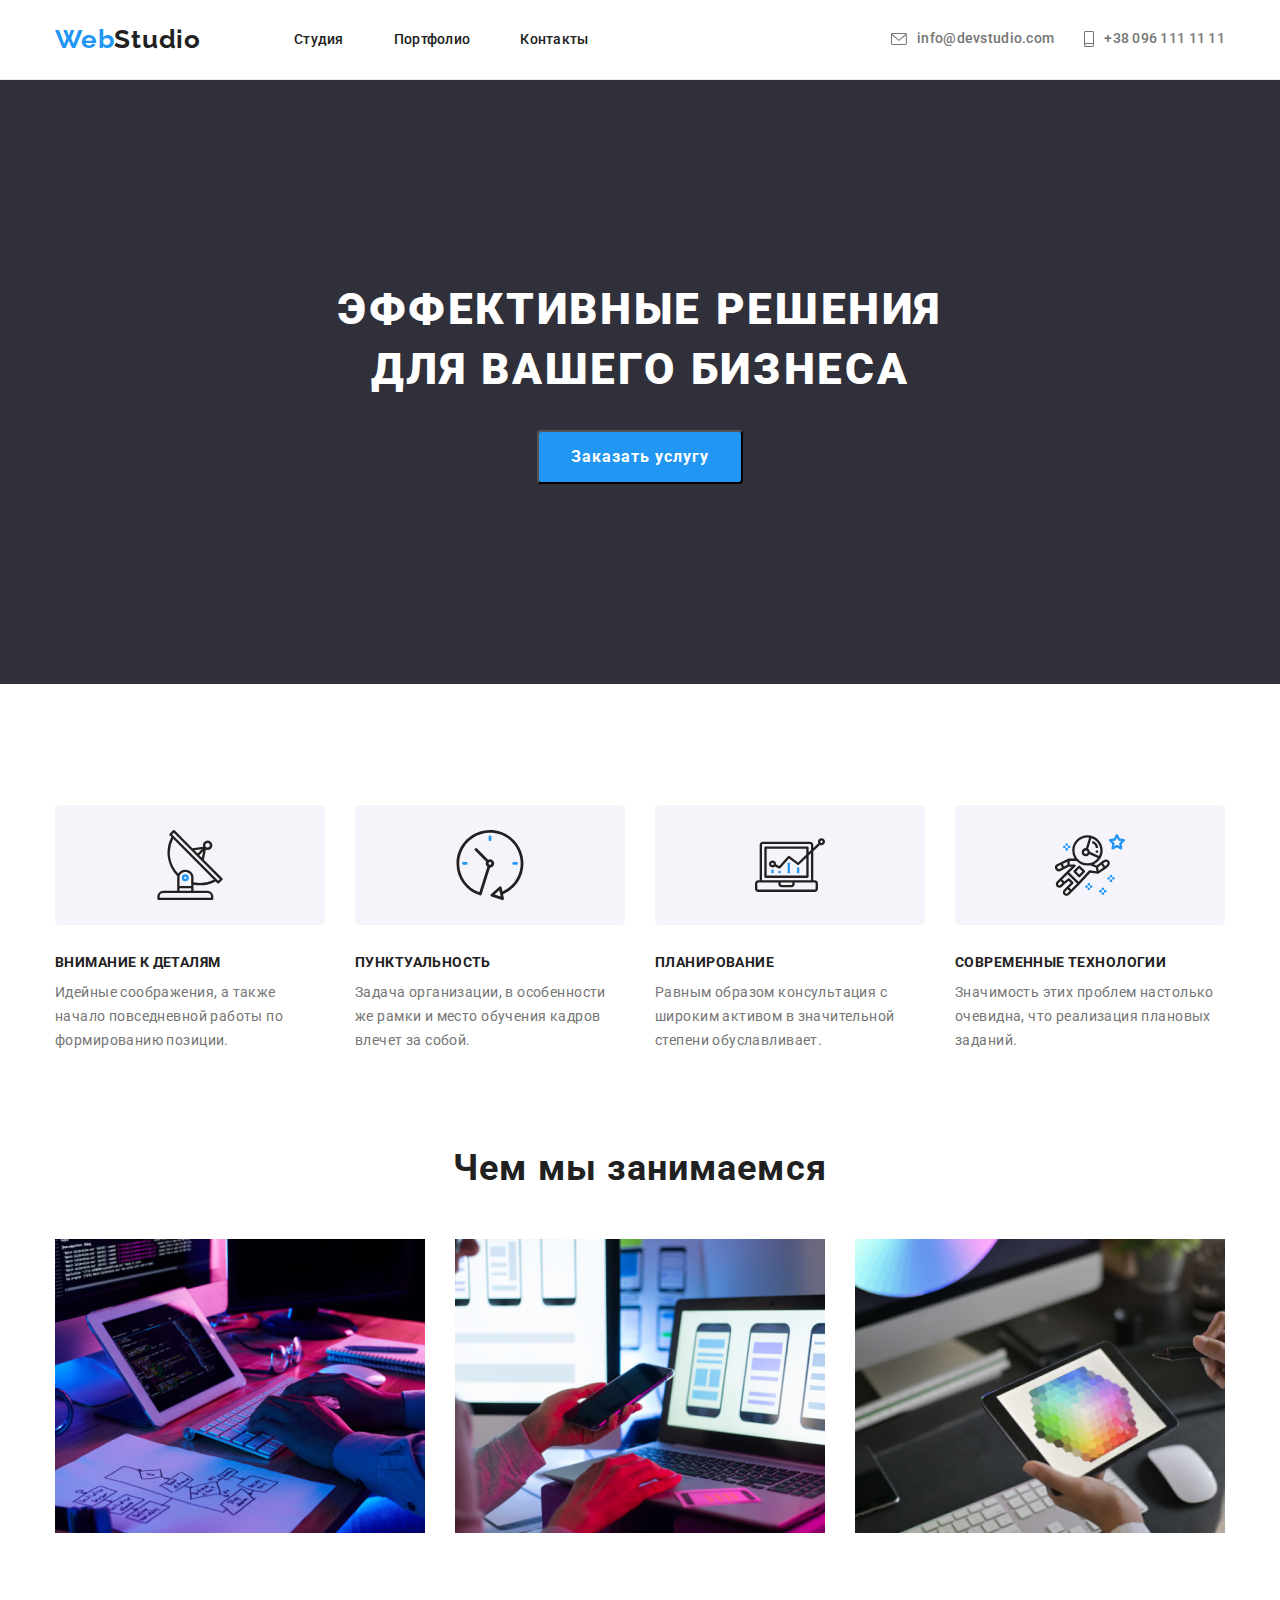
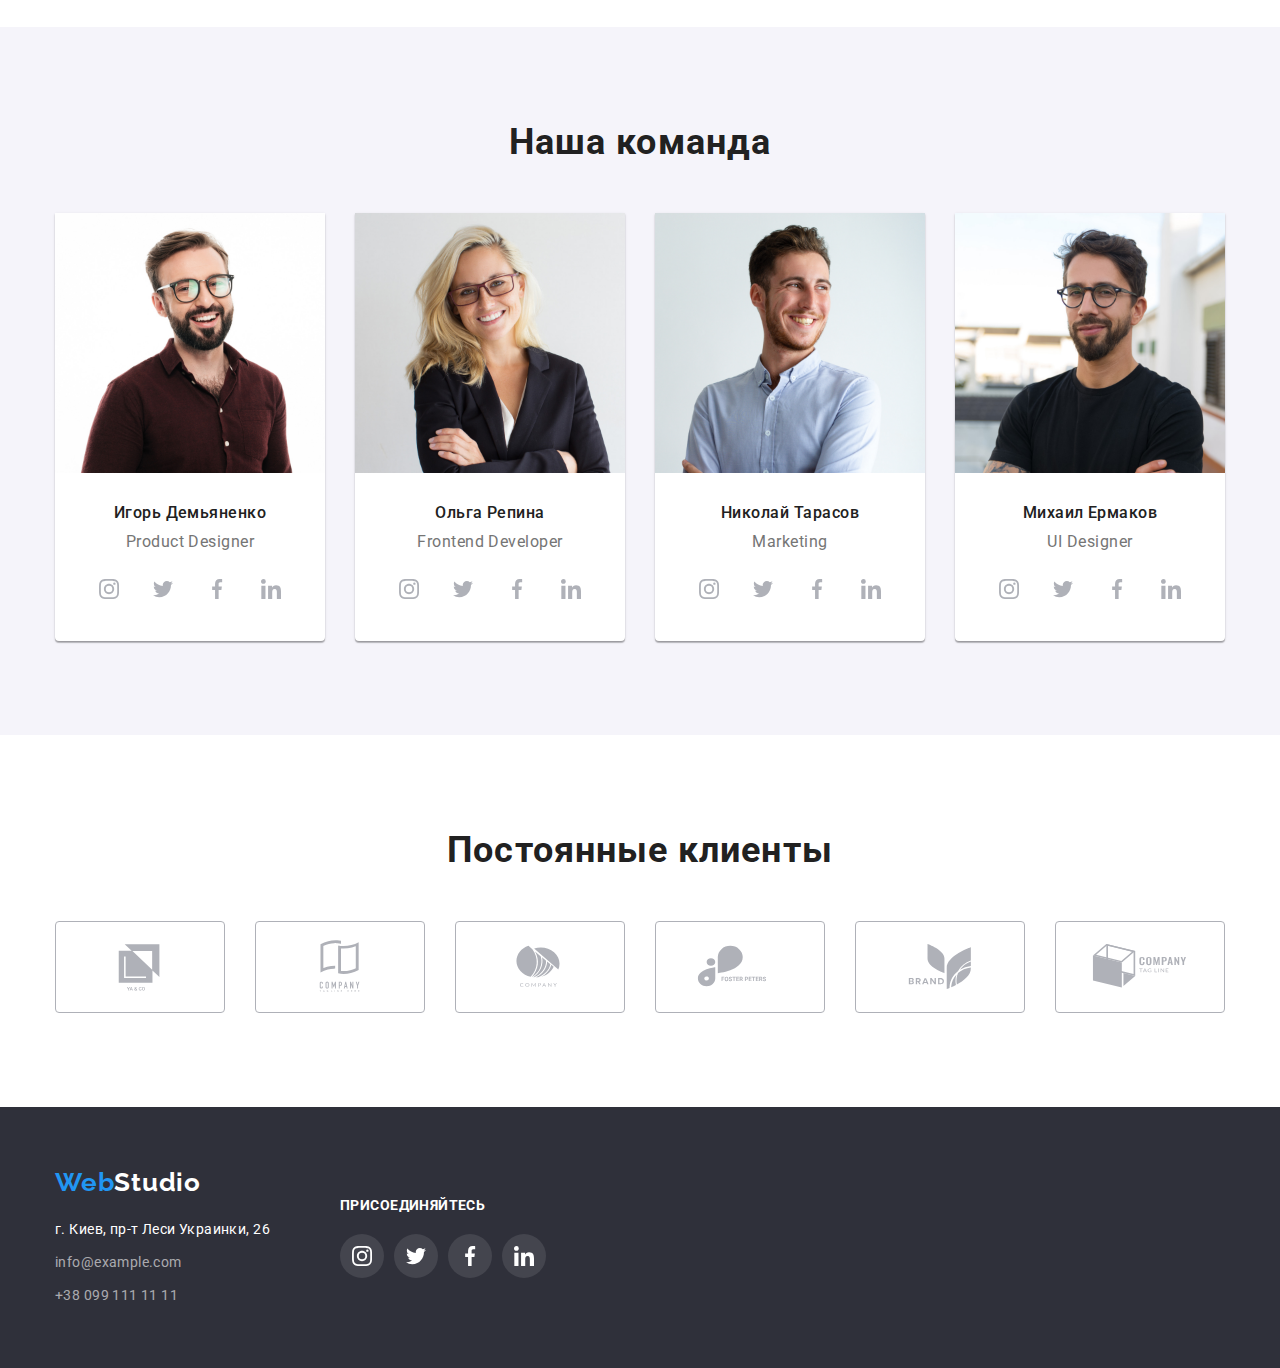
<file: index.html>
<!DOCTYPE html>
<html lang="ru">
<head>
    <meta charset="UTF-8">
    <meta http-equiv="X-UA-Compatible" content="IE=edge">
    <meta name="viewport" content="width=device-width, initial-scale=1.0">    
    <title>Студия</title>
    <link rel="preconnect" href="https://fonts.googleapis.com">
    <link rel="preconnect" href="https://fonts.gstatic.com" crossorigin>
    <link href="https://fonts.googleapis.com/css2?family=Raleway:wght@700&family=Roboto:wght@400;500;700;900&display=swap" rel="stylesheet">
    <link rel="stylesheet" href="https://cdnjs.cloudflare.com/ajax/libs/modern-normalize/1.1.0/modern-normalize.min.css">
    <link rel="stylesheet" href="./css/styles.css">
</head>

<body>
    <!--HEADER  -->
    <header class="header">
        <div class="container">

            <a class="logo-web-hdr" href="">Web<span class="logo-studio-hdr" >Studio</span></a>

            <nav class="hdr-nav" >
                <ul class="hdr-nav-list">
                    <li class="hdr-list-items">
                        <a class="hdr-nav-item" href="./index.html">Студия</a>
                    </li>
                    <li class="hdr-list-items">
                        <a class="hdr-nav-item" href="./portfolio.html">Портфолио</a>
                    </li>
                    <li class="hdr-list-items">
                        <a class="hdr-nav-item" href="">Контакты</a>
                    </li>    
                </ul>
            </nav>

            <div class="hdr-contact">
                <ul class="hdr-contact-list">
                    <li class="hdr-contact-item">
                        <a class="hdr-item-link" href="mailto:info@devstudio.com">
                            <svg class="hdr-icon" width="16" height="12">
                                <use href="./images/icons.svg/header/assy.svg#icon-envelope"></use>
                            </svg>
                            info@devstudio.com
                        </a>
                    </li>
                    <li class="hdr-contact-item">           
                        <a class="hdr-item-link" href="tel:+380961111111">
                            <svg class="hdr-icon" width="10" height="16">
                                <use href="./images/icons.svg/header/assy.svg#icon-smartphone"></use>
                            </svg>
                            +38 096 111 11 11
                        </a>
                    </li>
                </ul>
            </div>
        </div>
    </header>

    <main>
        <!-- секция HERO -->
        <section class="hero">
            <div class="container">           
                <h1 class="hero-title" >Эффективные решения <br>для вашего бизнеса</h1>
                <button class="hero-button" type="button">Заказать услугу</button> 
            </div>
        </section>
        <!-- наши преимущества -->
        <section class="best section">
            <div class="container">
                <h2 class="best-title visually-hidden">Наши преимущества</h2>
                <ul class="best-list">
                    <li class="best-list-item">
                        <div class="best-item-icon">
                            <svg class="best-icon" width="70" height="70">
                                <use href="./images/icons.svg/best-section/assy.svg#icon-antenna"></use>
                            </svg>
                        </div>
                        <h3 class="best-item-title">Внимание к деталям</h3>
                        <p class="best-item-text" >Идейные соображения, а также начало повседневной работы по формированию позиции.</p>
                    </li>
                    <li class="best-list-item">
                        <div class="best-item-icon">
                            <svg class="best-icon" width="70" height="70">
                                <use href="./images/icons.svg/best-section/assy.svg#icon-clock"></use>
                            </svg>
                        </div>
                        <h3 class="best-item-title" >Пунктуальность</h3>
                        <p class="best-item-text" >Задача организации, в особенности же рамки и место обучения кадров влечет за собой.</p>
                    </li>
                    <li class="best-list-item">
                        <div class="best-item-icon">
                            <svg class="best-icon" width="70" height="70">
                                <use href="./images/icons.svg/best-section/assy.svg#icon-diagram"></use>
                            </svg>
                        </div>
                        <h3 class="best-item-title" >Планирование</h3>
                        <p class="best-item-text" >Равным образом консультация с широким активом в значительной степени обуславливает.</p>
                    </li>
                    <li class="best-list-item">
                        <div class="best-item-icon">
                            <svg class="best-icon" width="70" height="70">
                                <use href="./images/icons.svg/best-section/assy.svg#icon-astronaut"></use>
                            </svg>
                        </div>
                        <h3 class="best-item-title" >Современные технологии</h3>
                        <p class="best-item-text" >Значимость этих проблем настолько очевидна, что реализация плановых заданий.</p>
                    </li>
                </ul>
            </div>  
        </section>
        <!-- Чем мы занимаемся -->
        <section class="services section">
            <div class="container">
                <h2 class="sevices-title">Чем мы занимаемся</h2>
                <ul class="services-list">
                    <li class="srvcs-list-item">
                        <img class="srvcs-item-img" src="./images/our-services/img(1).jpg" alt="разработка сайтов" width="370" height="294">
                    </li>
                    <li class="srvcs-list-item">
                        <img class="srvcs-item-img" src="./images/our-services/img(2).jpg" alt="разработка мобильных приложений" width="370" height="294">
                    </li>
                    <li class="srvcs-list-item">
                        <img class="srvcs-item-img" src="./images/our-services/img(3).jpg" alt="разработка дизайна" width="370" height="294">
                    </li>
                </ul>
            </div>               
        </section>
        <!-- Наша команда -->
        <section class="team section">
            <div class="container">
                <h2 class="team-title" >Наша команда</h2>
                <ul class="team-list" >
                    <li class="team-list-item">
                        <img class="team-item-img" src="./images/our-team/img(1).jpg" alt="Игорь Демьяненко Product Designer" width="270" height="260">                        
                        <div class="team-subitem">
                            <h3 class="team-item-title">Игорь Демьяненко</h3>
                            <p class="team-item-text">Product Designer</p>
                            <ul class="team-list-icon">
                                <li class="team-item-icon">
                                    <a class="team-social-links" href="">
                                        <svg class="team-link-icon" width="20" height="20">
                                            <use href="./images/icons.svg/social-links/assy.svg#icon-instagram"></use>
                                        </svg>
                                    </a>
                                </li>
                                <li class="team-item-icon">
                                    <a class="team-social-links" href="">
                                        <svg class="team-link-icon" width="20" height="20">
                                            <use href="./images/icons.svg/social-links/assy.svg#icon-twitter"></use>
                                        </svg>
                                    </a>
                                </li>
                                <li class="team-item-icon">
                                    <a class="team-social-links" href="">
                                        <svg class="team-link-icon" width="20" height="20">
                                            <use href="./images/icons.svg/social-links/assy.svg#icon-facebook"></use>
                                        </svg>
                                    </a>
                                </li>
                                <li class="team-item-icon">
                                    <a class="team-social-links" href="">
                                        <svg class="team-link-icon" width="20" height="20">
                                            <use href="./images/icons.svg/social-links/assy.svg#icon-linkedin"></use>
                                        </svg>
                                    </a>
                                </li>
                            </ul>
                        </div>    
                    </li>
                    <li class="team-list-item">
                        <img class="team-item-img" src="./images/our-team/img(2).jpg" alt="Ольга Репина Frontend Developer" width="270" height="260">
                        <div class="team-subitem">
                            <h3 class="team-item-title">Ольга Репина</h3>
                            <p class="team-item-text">Frontend Developer</p>
                            <ul class="team-list-icon">
                                <li class="team-item-icon">
                                    <a class="team-social-links" href="">
                                        <svg class="team-link-icon" width="20" height="20">
                                            <use href="./images/icons.svg/social-links/assy.svg#icon-instagram"></use>
                                        </svg>
                                    </a>
                                </li>
                                <li class="team-item-icon">
                                    <a class="team-social-links" href="">
                                        <svg class="team-link-icon" width="20" height="20">
                                            <use href="./images/icons.svg/social-links/assy.svg#icon-twitter"></use>
                                        </svg>
                                    </a>
                                </li>
                                <li class="team-item-icon">
                                    <a class="team-social-links" href="">
                                        <svg class="team-link-icon" width="20" height="20">
                                            <use href="./images/icons.svg/social-links/assy.svg#icon-facebook"></use>
                                        </svg>
                                    </a>
                                </li>
                                <li class="team-item-icon">
                                    <a class="team-social-links" href="">
                                        <svg class="team-link-icon" width="20" height="20">
                                            <use href="./images/icons.svg/social-links/assy.svg#icon-linkedin"></use>
                                        </svg>
                                    </a>
                                </li>
                            </ul>
                        </div>    
                    </li>
                    <li class="team-list-item">
                        <img class="team-item-img" src="./images/our-team/img(3).jpg" alt="Николай Тарасов Marketing" width="270" height="260">
                        <div class="team-subitem">
                            <h3 class="team-item-title">Николай Тарасов</h3>
                            <p class="team-item-text">Marketing</p>
                            <ul class="team-list-icon">
                                <li class="team-item-icon">
                                    <a class="team-social-links" href="">
                                        <svg class="team-link-icon" width="20" height="20">
                                            <use href="./images/icons.svg/social-links/assy.svg#icon-instagram"></use>
                                        </svg>
                                    </a>
                                </li>
                                <li class="team-item-icon">
                                    <a class="team-social-links" href="">
                                        <svg class="team-link-icon" width="20" height="20">
                                            <use href="./images/icons.svg/social-links/assy.svg#icon-twitter"></use>
                                        </svg>
                                    </a>
                                </li>
                                <li class="team-item-icon">
                                    <a class="team-social-links" href="">
                                        <svg class="team-link-icon" width="20" height="20">
                                            <use href="./images/icons.svg/social-links/assy.svg#icon-facebook"></use>
                                        </svg>
                                    </a>
                                </li>
                                <li class="team-item-icon">
                                    <a class="team-social-links" href="">
                                        <svg class="team-link-icon" width="20" height="20">
                                            <use href="./images/icons.svg/social-links/assy.svg#icon-linkedin"></use>
                                        </svg>
                                    </a>
                                </li>
                            </ul>
                        </div>    
                    </li>
                    <li class="team-list-item">
                        <img class="team-item-img" src="./images/our-team/img(4).jpg" alt="Михаил Ермаков UI Designer" width="270" height="260">
                        <div class="team-subitem">
                            <h3 class="team-item-title">Михаил Ермаков</h3>
                            <p class="team-item-text">UI Designer</p>
                            <ul class="team-list-icon">
                                <li class="team-item-icon">
                                    <a class="team-social-links" href="">
                                        <svg class="team-link-icon" width="20" height="20">
                                            <use href="./images/icons.svg/social-links/assy.svg#icon-instagram"></use>
                                        </svg>
                                    </a>
                                </li>
                                <li class="team-item-icon">
                                    <a class="team-social-links" href="">
                                        <svg class="team-link-icon" width="20" height="20">
                                            <use href="./images/icons.svg/social-links/assy.svg#icon-twitter"></use>
                                        </svg>
                                    </a>
                                </li>
                                <li class="team-item-icon">
                                    <a class="team-social-links" href="">
                                        <svg class="team-link-icon" width="20" height="20">
                                            <use href="./images/icons.svg/social-links/assy.svg#icon-facebook"></use>
                                        </svg>
                                    </a>
                                </li>
                                <li class="team-item-icon">
                                    <a class="team-social-links" href="">
                                        <svg class="team-link-icon" width="20" height="20">
                                            <use href="./images/icons.svg/social-links/assy.svg#icon-linkedin"></use>
                                        </svg>
                                    </a>
                                </li>
                            </ul>
                        </div>    
                    </li>
                </ul>
            </div>    
        </section>
        <!-- Постоянные клиенты -->
        <section class="customer section">
            <div class="container">
                <h2 class="customer-title">Постоянные клиенты</h2>
                <ul class="customer-list">
                    <li class="customer-list-item">
                        <a class="customer-item-link" href="">
                            <svg class="customer-link-icon" width="106" height="60">
                                <use href="./images/icons.svg/customers/assy.svg#icon-Logo"></use>
                            </svg>
                        </a>
                    </li>
                    <li class="customer-list-item">
                        <a class="customer-item-link" href="">
                            <svg class="customer-link-icon" width="106" height="60">
                                <use href="./images/icons.svg/customers/assy.svg#icon-Logo1"></use>
                            </svg>
                        </a>
                    </li>
                    <li class="customer-list-item">
                        <a class="customer-item-link" href="">
                            <svg class="customer-link-icon" width="106" height="60">
                                <use href="./images/icons.svg/customers/assy.svg#icon-Logo2"></use>
                            </svg>
                        </a>
                    </li>
                    <li class="customer-list-item">
                        <a class="customer-item-link" href="">
                            <svg class="customer-link-icon" width="106" height="60">
                                <use href="./images/icons.svg/customers/assy.svg#icon-Logo3"></use>
                            </svg>
                        </a>
                    </li>
                    <li class="customer-list-item">
                        <a class="customer-item-link" href="">
                            <svg class="customer-link-icon" width="106" height="60">
                                <use href="./images/icons.svg/customers/assy.svg#icon-Logo4"></use>
                            </svg>
                        </a>
                    </li>
                    <li class="customer-list-item">
                        <a class="customer-item-link" href="">
                            <svg class="customer-link-icon" width="106" height="60">
                                <use href="./images/icons.svg/customers/assy.svg#icon-Logo5"></use>
                            </svg>
                        </a>
                    </li>
                </ul>

            </div>

        </section>
    </main>

    <!-- FOOTER -->
    <footer class="footer">
        <div class="container">
            <address class="footer-address">
                <a class="logo-web-ftr" href="">Web<span class="logo-studio-ftr">Studio</span></a>
                <ul class="ftr-address-links">
                    <li class="ftr-address-item">
                        <a class="ftr-item-map" href="https://goo.gl/maps/c1n4icCPhH8XGdS66" target="_blank" rel="noreferrer   noopener">г. Киев, пр-т Леси Украинки, 26</a>
                    </li>
                    <li class="ftr-address-item">
                        <a class="ftr-item-contact" href="maito:info@example.com">info@example.com</a>
                    </li>
                    <li class="ftr-address-item">
                        <a class="ftr-item-contact" href="tel:+380991111111">+38 099 111 11 11</a>
                    </li>
                </ul>
            </address>
            <div class="footer-join">
                <h3 class="ftr-join-title">присоединяйтесь</h3>
                <ul class="ftr-join-list">
                    <li class="ftr-list-item">
                        <a class="ftr-item-link" href="">
                            <svg class="ftr-link-icon" width="20" height="20" >
                                <use href="./images/icons.svg/social-links/assy.svg#icon-instagram" ></use>
                            </svg>
                        </a>
                    </li>
                    <li class="ftr-list-item">
                        <a class="ftr-item-link" href="">
                            <svg class="ftr-link-icon" width="20" height="20" >
                                <use href="./images/icons.svg/social-links/assy.svg#icon-twitter" ></use>
                            </svg>
                        </a>
                    </li>
                    <li class="ftr-list-item">
                        <a class="ftr-item-link" href="">
                            <svg class="ftr-link-icon" width="20" height="20" >
                                <use href="./images/icons.svg/social-links/assy.svg#icon-facebook" ></use>
                            </svg>
                        </a>
                    </li>
                    <li class="ftr-list-item">
                        <a class="ftr-item-link" href="">
                            <svg class="ftr-link-icon" width="20" height="20" >
                                <use href="./images/icons.svg/social-links/assy.svg#icon-linkedin" ></use>
                            </svg>
                        </a>
                    </li>
                </ul>
            </div>
        </div>    
    </footer> 

</body>
</html>
</file>
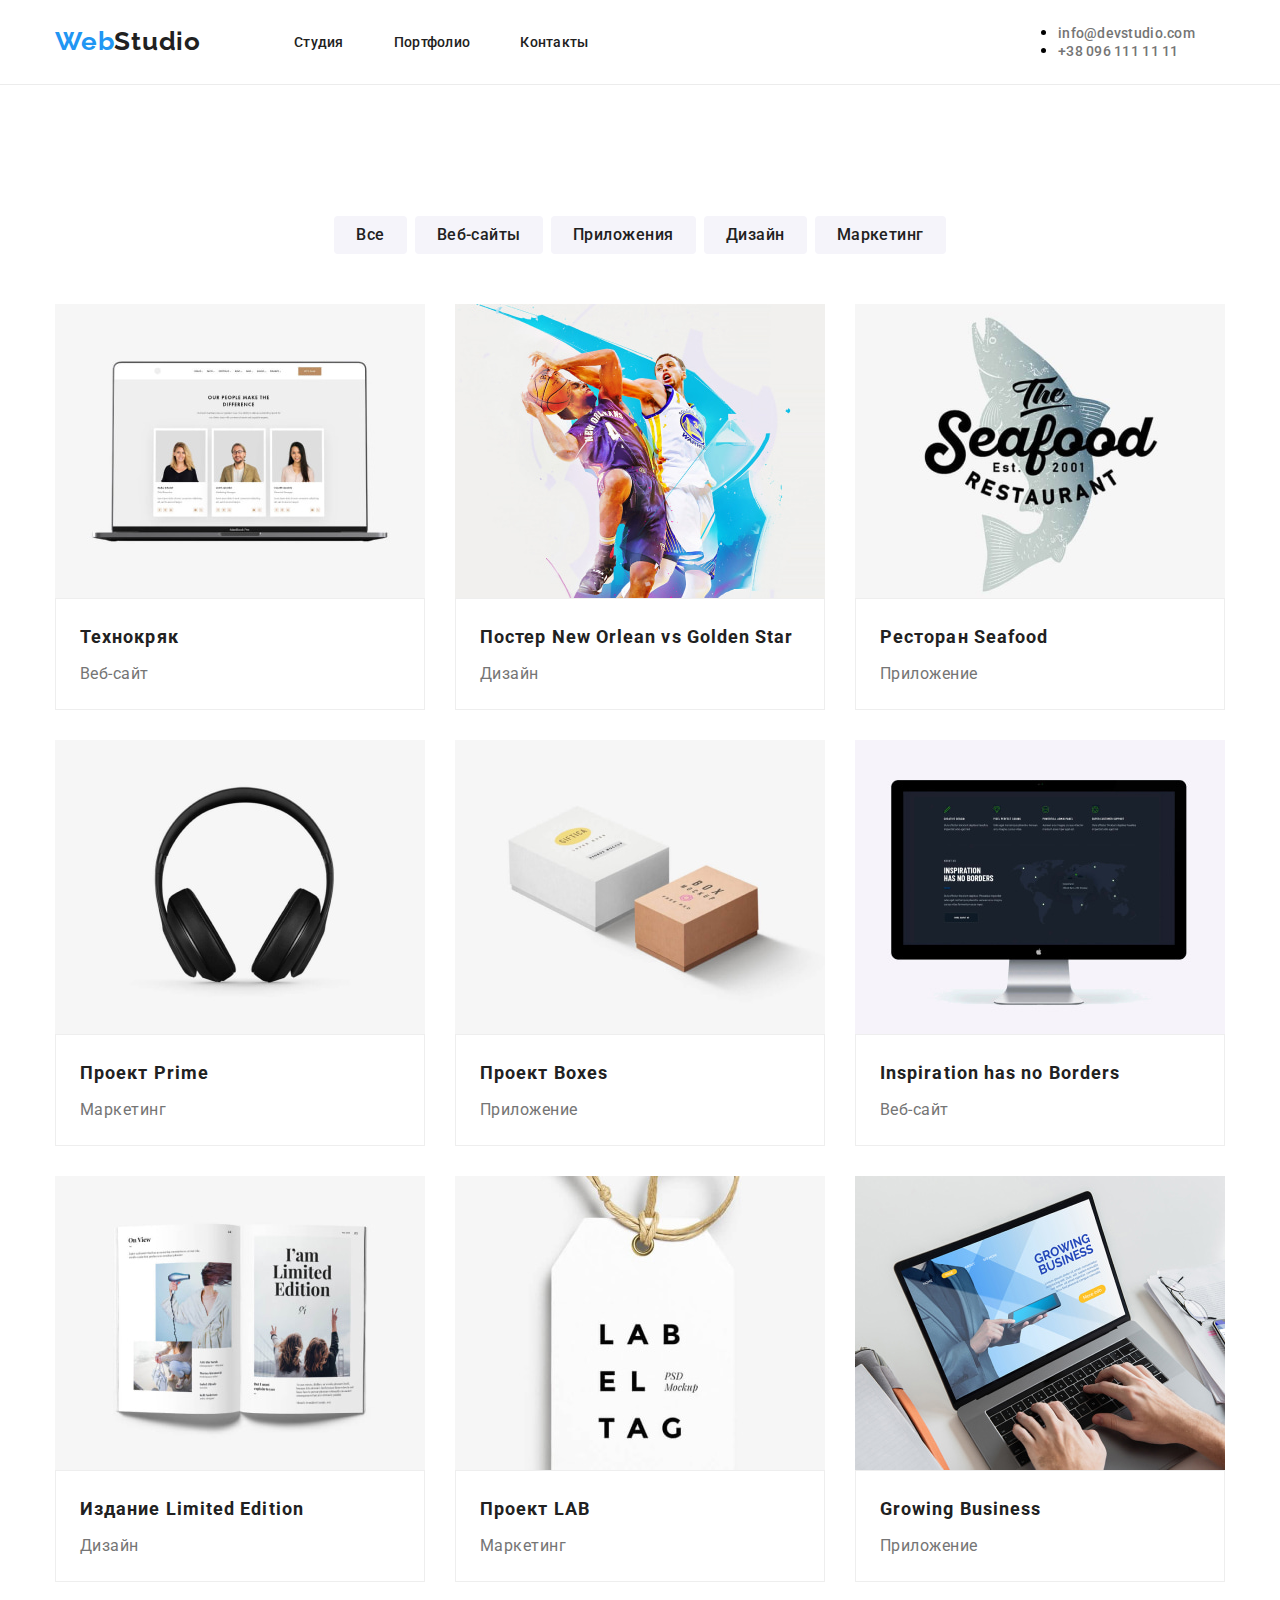
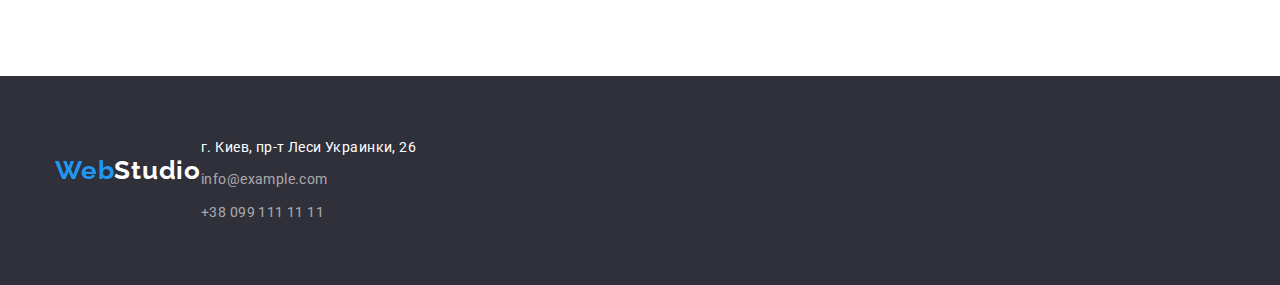
<file: portfolio.html>
<!DOCTYPE html>
<html lang="ru">
<head>
    <meta charset="UTF-8">
    <meta http-equiv="X-UA-Compatible" content="IE=edge">
    <meta name="viewport" content="width=device-width, initial-scale=1.0">    
    <title>Portfolio</title>
    <link rel="preconnect" href="https://fonts.googleapis.com">
    <link rel="preconnect" href="https://fonts.gstatic.com" crossorigin>
    <link href="https://fonts.googleapis.com/css2?family=Raleway:wght@700&family=Roboto:wght@400;500;700;900&display=swap" rel="stylesheet">
    <link rel="stylesheet" href="https://cdnjs.cloudflare.com/ajax/libs/modern-normalize/1.1.0/modern-normalize.min.css">
    <link rel="stylesheet" href="./css/styles.css">
</head>

<body>    
    <!--HEADER  -->
    <header class="header">
        <div class="container">
            <a class="logo-web-hdr" href="">Web<span class="logo-studio-hdr">Studio</span></a>
            <nav class="hdr-nav">
                <ul class="hdr-nav-list">
                    <li class="hdr-list-items">
                        <a class="hdr-nav-item" href="./index.html">Студия</a>
                    </li>
                    <li class="hdr-list-items">
                        <a class="hdr-nav-item" href="./portfolio.html">Портфолио</a>
                    </li>
                    <li class="hdr-list-items">
                        <a class="hdr-nav-item" href="">Контакты</a>
                    </li>
                </ul>
            </nav>
            <ul class="hdr-contact">
                <li class="hdr-contact-item">
                    <a class="hdr-item-link" href="mailto:info@devstudio.com">info@devstudio.com</a>
                </li>
                <li class="hdr-contact-item">
                    <a class="hdr-item-link" href="tel:+380961111111">+38 096 111 11 11</a>
                </li>
            </ul>
        </div>
    </header>
    
    <main>
        <!-- главная секция -->
        <section class="portfolio section">
            <div class="container">
                <h1 class="portfolio-title">Портфолио</h1>
                <ul class="portfolio-buttons-list">
                    <li 
                    class="prtfl-list-botton"><button class="prtfl-button-item" type="button">Все</button>
                    </li>
                    <li 
                    class="prtfl-list-botton"><button class="prtfl-button-item" type="button">Веб-сайты</button>
                    </li>
                    <li 
                    class="prtfl-list-botton"><button class="prtfl-button-item" type="button">Приложения</button>
                    </li>
                    <li 
                    class="prtfl-list-botton"><button class="prtfl-button-item" type="button">Дизайн</button>
                    </li>
                    <li 
                    class="prtfl-list-botton"><button class="prtfl-button-item" type="button">Маркетинг</button>
                    </li>
                </ul>
                <ul class="portfolio-list">
                    <li class="portfolio-items">
                        <img class="prtfl-item-img" src="./images/portfolio/Технокряк.jpg" alt="Технокряк" width="370" height="294">
                        <div class="prtfl-subitem">
                            <h2 class="prtfl-item-title">Технокряк</h2>
                            <p class="prtfl-item-text">Веб-сайт</p>
                        </div>    
                    </li>
                    <li class="portfolio-items">
                        <img class="prtfl-item-img" src="./images/portfolio/Постер-New-Orlean-vs-Golden-Star.jpg" alt="New-Orlean-vs-Golden-Star" width="370" height="294">
                        <div class="prtfl-subitem">
                            <h2 class="prtfl-item-title">Постер New Orlean vs Golden Star</h2>
                            <p class="prtfl-item-text">Дизайн</p>
                        </div>    
                    </li>
                    <li class="portfolio-items">
                        <img class="prtfl-item-img" src="./images/portfolio/Ресторан-Seafood.jpg" alt="Ресторан-Seafood" width="370" height="294">
                        <div class="prtfl-subitem">
                            <h2 class="prtfl-item-title">Ресторан Seafood</h2>
                            <p class="prtfl-item-text">Приложение</p>
                        </div>    
                    </li>
                    <li class="portfolio-items">
                        <img class="prtfl-item-img" src="./images/portfolio/Проект-Prime.jpg" alt="Проект-Prime" width="370" height="294">
                        <div class="prtfl-subitem">
                            <h2 class="prtfl-item-title">Проект Prime</h2>
                            <p class="prtfl-item-text">Маркетинг</p>
                        </div>    
                    </li>
                    <li class="portfolio-items">
                        <img class="prtfl-item-img" src="./images/portfolio/Проект-Boxes.jpg" alt="Проект-Boxes" width="370" height="294">
                        <div class="prtfl-subitem">
                            <h2 class="prtfl-item-title">Проект Boxes</h2>
                            <p class="prtfl-item-text">Приложение</p>
                        </div>    
                    </li>
                    <li class="portfolio-items">
                        <img class="prtfl-item-img" src="./images/portfolio/Inspiration-has-no-Borders.jpg" alt="Inspiration-has-no-Borders" width="370" height="294">
                        <div class="prtfl-subitem">
                            <h2 class="prtfl-item-title">Inspiration has no Borders</h2>
                            <p class="prtfl-item-text">Веб-сайт</p>
                        </div>    
                    </li>
                    <li class="portfolio-items">
                        <img class="prtfl-item-img" src="./images/portfolio/Издание-Limited-Edition.jpg" alt="Издание-Limited-Edition" width="370" height="294">
                        <div class="prtfl-subitem">
                            <h2 class="prtfl-item-title">Издание Limited Edition</h2>
                            <p class="prtfl-item-text">Дизайн</p>
                        </div>    
                    </li>
                    <li class="portfolio-items">
                        <img class="prtfl-item-img" src="./images/portfolio/Проект-LAB.jpg" alt="Проект-LAB" width="370" height="294">
                        <div class="prtfl-subitem">
                            <h2 class="prtfl-item-title">Проект LAB</h2>
                            <p class="prtfl-item-text">Маркетинг</p>
                        </div>    
                    </li>
                    <li class="portfolio-items">
                        <img class="prtfl-item-img" src="./images/portfolio/Growing-Business.jpg" alt="Growing-Business" width="370" height="294">
                        <div class="prtfl-subitem">
                            <h2 class="prtfl-item-title">Growing Business</h2>
                            <p class="prtfl-item-text">Приложение</p>
                        </div>    
                    </li>
                </ul>
            </div>    
        </section>   
    </main>

    <!-- FOOTER -->
    <footer class="footer">
        <div class="container">
            <a class="logo-web-ftr" href="">Web<span class="logo-studio-ftr">Studio</span></a>
            <address class="footer-address">
                <ul class="ftr-address-links">
                    <li class="ftr-address-item">
                        <a class="ftr-item-map" href="https://goo.gl/maps/c1n4icCPhH8XGdS66" target="_blank"
                            rel="noreferrer   noopener">г. Киев, пр-т Леси Украинки, 26</a>
                    </li>
                    <li class="ftr-address-item">
                        <a class="ftr-item-contact" href="maito:info@example.com">info@example.com</a>
                    </li>
                    <li class="ftr-address-item">
                        <a class="ftr-item-contact" href="tel:+380991111111">+38 099 111 11 11</a>
                    </li>
                </ul>
            </address>
        </div>
    </footer>
</body>
</html>
</file>
<file: css/styles.css>
:root {
  --main-background-color: #e5e5e5;
  --main-black-color: #212121;
  --main-white-color: #ffffff;
  --text-color: #757575;
  --logo-hover-color: #2196f3;
}

body {
  font-family: Roboto, sans-serif;
}
h1,
h2,
h3,
h4,
h5,
h6,
p,
ul {
  margin-top: 0;
  margin-bottom: 0;
  padding-left: 0;
}
.container {
  width: 1200px;
  padding-left: 15px;
  padding-right: 15px;
  margin-left: auto;
  margin-right: auto;
}
.section {
  padding: 94px 0;
}

/* HEADER */
.header {
  border-bottom: 1px solid #ececec;
}
.header .container {
  display: flex;
  align-items: center;
  padding-top: 24px;
  padding-bottom: 24px;
}
/* логотип */

.logo-web-hdr {
  margin-right: 93px;
}
.logo-web-hdr,
.logo-studio-hdr {
  font-family: Raleway, sans-serif;
  font-weight: 700;
  font-size: 26px;
  line-height: 1.19;
  letter-spacing: 0.03em;
  color: var(--logo-hover-color);
  text-decoration: none;
}
.logo-studio-hdr {
  color: var(--main-black-color);
}
.logo-studio-ftr {
  color: var(--main-white-color);
}
/* навигация */

.hdr-nav-list {
  display: flex;
  align-items: center;
  list-style: none;
}
.hdr-list-items {
  margin-right: 50px;
}
.hdr-list-items:last-child {
  margin-right: 0;
}
/* можно сделать одну запись, вместо двух, которые сверху:
.nav-list .items:not(:last-child) {
  margin-right: 50px;
}*/
.hdr-nav-item {
  font-weight: 500;
  font-size: 14px;
  line-height: 1.14;
  letter-spacing: 0.02em;
  color: var(--main-black-color);
  text-decoration: none;
}

.hdr-nav-item:hover,
.hdr-nav-item:focus {
  color: var(--logo-hover-color);
}
/* контакты */

.hdr-contact {
  margin-left: auto;
}
.hdr-contact-list {
  display: flex;
  align-items: center;
  list-style: none;
}
.hdr-contact-item:not(:last-child) {
  margin-right: 30px;
}
.hdr-item-link {
  display: flex;
  align-items: center;

  font-weight: 500;
  font-size: 14px;
  line-height: 1.14;
  letter-spacing: 0.02em;
  color: var(--text-color);
  text-decoration: none;
}
.hdr-item-link:hover,
.hdr-item-link:focus {
  color: var(--logo-hover-color);
}
.hdr-icon {
  margin-right: 10px;
  fill: currentColor;
}

/* MAIN */

/*страница СТУДИЯ */

/* секция HERO */

.hero {
  padding-top: 200px;
  padding-bottom: 200px;

  background-color: #2f303a;
  text-align: center;
}
.hero-title {
  margin-bottom: 30px;

  font-weight: 900;
  font-size: 44px;
  line-height: 1.36;
  text-align: center;
  letter-spacing: 0.06em;
  text-transform: uppercase;
  color: var(--main-white-color);
}
.hero-button {
  padding: 10px 32px;
  min-width: 200px;

  font-weight: 700;
  font-size: 16px;
  line-height: 1.87;
  letter-spacing: 0.06em;
  background-color: var(--logo-hover-color);
  color: var(--main-white-color);
  cursor: pointer;
  border-radius: 4px;
}
.hero-button:hover,
.hero-button:focus {
  background-color: var(--main-white-color);
  color: var(--logo-hover-color);
}
/* секция Наши Преимущества */

.best-title {
  visibility: hidden;
}
.best-list {
  display: flex;
  justify-content: center;

  list-style: none;
}
.best-list-item {
  width: 270px;
}
.best-list-item:not(:last-child) {
  margin-right: 30px;
}
.best-item-icon {
  display: flex;
  justify-content: center;
  align-items: center;
  margin-bottom: 30px;
  width: 270px;
  height: 120px;

  background-color: #f5f4fa;
  border-radius: 4px;
}
.best-icon {
  display: block;
}

.best-item-title {
  margin-bottom: 10px;

  font-weight: 700;
  font-size: 14px;
  line-height: 1.14;
  letter-spacing: 0.03em;
  text-transform: uppercase;
  color: var(--main-black-color);
}
.best-item-text {
  font-weight: 400;
  font-size: 14px;
  line-height: 1.71;
  letter-spacing: 0.03em;
  color: var(--text-color);
}
/* секция Чем Мы Занимаемся */

.services {
  padding-top: 0;
}
.sevices-title,
.team-title {
  margin-bottom: 50px;

  font-weight: 700;
  font-size: 36px;
  line-height: 1.17;
  text-align: center;
  letter-spacing: 0.03em;
  color: var(--main-black-color);
}
.services-list {
  display: flex;

  list-style: none;
}
.srvcs-list-item:not(:last-child) {
  margin-right: 30px;
}
.srvcs-item-img {
  display: block;
  max-width: 100%;
  height: auto;
}
/* секция Наша Команда */

.team {
  background-color: #f5f4fa;
}
.team-list {
  display: flex;

  list-style: none;
}
.team-list-item {
  background: var(--main-white-color);
  box-shadow: 0px 1px 3px rgba(0, 0, 0, 0.12), 0px 1px 1px rgba(0, 0, 0, 0.14),
    0px 2px 1px rgba(0, 0, 0, 0.2);
  border-radius: 0px 0px 4px 4px;
}
.team-list-item:not(:last-child) {
  margin-right: 30px;
}
.team-item-img {
  display: block;
  max-width: 100%;
  height: auto;
}
.team-subitem {
  padding-top: 30px;
  padding-bottom: 30px;
}
.team-item-title {
  margin-bottom: 10px;
  font-weight: 500;
  font-size: 16px;
  line-height: 1.19;
  text-align: center;
  letter-spacing: 0.03em;
  color: var(--main-black-color);
}

.team-item-text {
  font-weight: 400;
  font-size: 16px;
  line-height: 1.19;
  text-align: center;
  letter-spacing: 0.03em;
  color: var(--text-color);
}
.team-list-icon {
  display: flex;
  list-style: none;
  align-items: center;
  justify-content: center;
  margin-top: 16px;
}
.team-item-icon:not(:last-child) {
  margin-right: 10px;
}
.team-social-links {
  display: flex;
  justify-content: center;
  align-items: center;
  background-color: var(--main-white-color);
  border-radius: 50%;
  width: 44px;
  height: 44px;
}
.team-social-links:hover,
.team-social-links:focus {
  background-color: var(--logo-hover-color);
}
.team-link-icon {
  fill: #afb1b8;
}
.team-social-links:hover .team-link-icon,
.team-social-links:focus .team-link-icon {
  fill: var(--main-white-color);
}

/* секция Постоянные клиенты */
.customer-title {
  font-weight: 700;
  font-size: 36px;
  line-height: 1.17;
  text-align: center;
  letter-spacing: 0.03em;

  color: var(--main-black-color);
}
.customer-list {
  display: flex;
  list-style: none;
  align-items: center;
  justify-content: center;
  margin-top: 50px;
}
.customer-list-item:not(:last-child) {
  margin-right: 30px;
}

.customer-item-link {
  display: flex;
  align-items: center;
  justify-content: center;
  width: 170px;
  height: 92px;
  border: 1px solid #afb1b8;
  box-sizing: border-box;
  border-radius: 4px;
}
.customer-item-link:hover,
.customer-item-link:focus {
  border: 1px solid var(--logo-hover-color);
}
.customer-link-icon {
  fill: #afb1b8;
}
.customer-item-link:hover .customer-link-icon,
.customer-item-link:focus .customer-link-icon {
  fill: var(--logo-hover-color);
}

/* страница ПОРТФОЛИО */

.portfolio-title {
  visibility: hidden;
}
/* кнопки */

.portfolio-buttons-list {
  display: flex;
  justify-content: center;
  margin-bottom: 50px;

  list-style: none;
}
.prtfl-list-botton:not(:last-child) {
  margin-right: 8px;
}
.prtfl-button-item {
  padding: 6px 22px;
  text-align: center;
  border: 0;
  border-radius: 4px;

  font-family: inherit;
  font-weight: 500;
  font-size: 16px;
  line-height: 1.63;
  letter-spacing: 0.03em;
  background-color: #f5f4fa;
  color: var(--main-black-color);
  cursor: pointer;
}
.prtfl-button-item:hover,
.prtfl-button-item:focus {
  background-color: var(--logo-hover-color);
  color: var(--main-white-color);
}
/* список работ */

.portfolio-list {
  display: flex;
  flex-wrap: wrap;

  list-style: none;
}
.portfolio-items {
  margin-right: 30px;
  margin-bottom: 30px;
}
.portfolio-items:nth-child(3n) {
  margin-right: 0;
}
.portfolio-items:nth-last-child(-n + 3) {
  margin-bottom: 0;
}
.prtfl-item-img {
  display: block;
  max-width: 100%;
  height: auto;
}
.prtfl-subitem {
  padding: 20px 24px;
  border: 1px solid #eeeeee;
}
.prtfl-item-title {
  margin-bottom: 4px;

  font-weight: 700;
  font-size: 18px;
  line-height: 2;
  letter-spacing: 0.06em;
  color: var(--main-black-color);
}

.prtfl-item-text {
  font-weight: 400;
  font-size: 16px;
  line-height: 1.87;
  letter-spacing: 0.03em;
  color: var(--text-color);
}

/* FOOTER */

.footer {
  padding-top: 60px;
  padding-bottom: 60px;
  background-color: #2f303a;
}
.footer .container {
  display: flex;
  align-items: center;
}
.footer-address {
  margin-right: 70px;
}
/*  логотип */

.logo-web-ftr {
  display: inline-block;
  margin-bottom: 20px;
}
.logo-web-ftr,
.logo-studio-ftr {
  font-family: Raleway, sans-serif;
  font-style: normal;
  font-weight: 700;
  font-size: 26px;
  line-height: 1.19;
  letter-spacing: 0.03em;
  color: var(--logo-hover-color);
  text-decoration: none;
}
.logo-studio-ftr {
  color: var(--main-white-color);
}

/* адрес и контакты */

.ftr-address-links {
  list-style: none;
}
.ftr-address-item:not(:last-child) {
  margin-bottom: 9px;
}
.ftr-item-map,
.ftr-item-contact {
  font-style: normal;
  font-weight: 400;
  font-size: 14px;
  line-height: 1.71;
  letter-spacing: 0.03em;
  color: var(--main-white-color);
  text-decoration: none;
}
.ftr-item-contact {
  color: rgba(255, 255, 255, 0.6);
}
.ftr-item-contact:hover,
.ftr-item-contact:focus {
  color: var(--logo-hover-color);
}
.ftr-join-title {
  margin-bottom: 20px;

  font-weight: 700;
  font-size: 14px;
  line-height: 1.14;
  letter-spacing: 0.03em;
  text-transform: uppercase;
  color: #ffffff;
}
.ftr-join-list {
  display: flex;
  list-style: none;
}
.ftr-list-item:not(:last-child) {
  margin-right: 10px;
}
.ftr-item-link {
  display: flex;
  justify-content: center;
  align-items: center;
  background-color: rgba(255, 255, 255, 0.1);
  border-radius: 50%;

  width: 44px;
  height: 44px;
}
.ftr-item-link:hover,
.ftr-item-link:focus {
  background-color: var(--logo-hover-color);
}
.ftr-link-icon {
  fill: var(--main-white-color);
}
</file>
